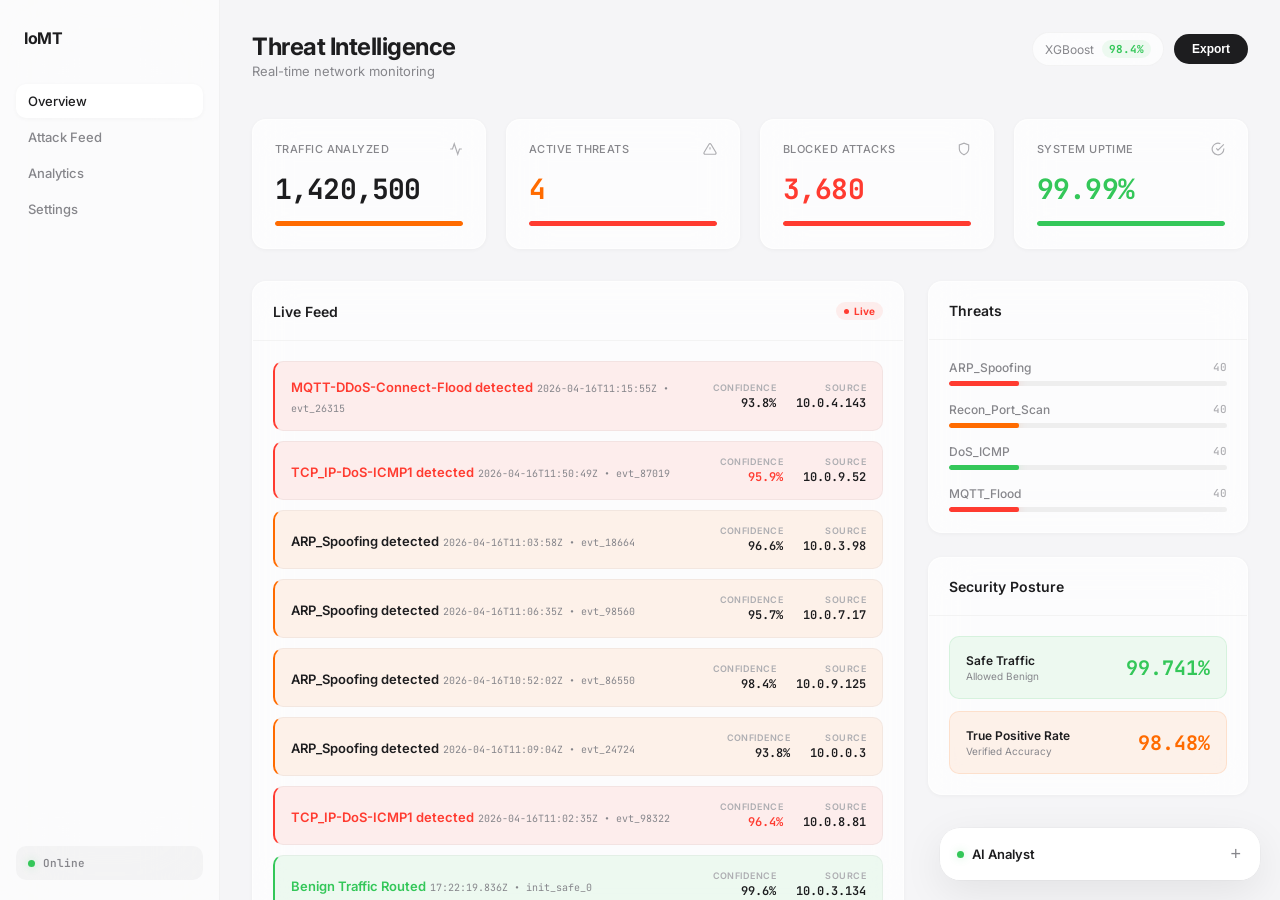
<file: index.html>
<!DOCTYPE html>
<html lang="en">
<head>
  <meta charset="UTF-8" />
  <meta name="viewport" content="width=device-width, initial-scale=1.0" />
  <title>IoMT Security Intelligence | Dashboard</title>
  <link rel="stylesheet" href="styles.css" />
  <link href="https://fonts.googleapis.com/css2?family=Inter:wght@300;400;500;600;700&family=JetBrains+Mono:wght@400;500;600&display=swap" rel="stylesheet">
</head>
<body>
  <div class="dashboard-wrapper">
    <aside class="sidebar">
      <div class="brand">
        <h2>IoMT</h2>
      </div>
      <nav id="sidebar-nav">
        <a href="#" class="active" data-view="overview">Overview</a>
        <a href="#" data-view="feed">Attack Feed</a>
        <a href="#" data-view="analytics">Analytics</a>
        <a href="#" data-view="settings">Settings</a>
      </nav>
      <div class="system-status">
        <span class="status-dot live"></span>
        <span>Online</span>
      </div>
    </aside>

    <main class="main-content">
      <header>
        <div>
          <h1>Threat Intelligence</h1>
          <p class="subtitle">Real-time network monitoring</p>
        </div>
        <div class="header-actions">
          <div class="chip">
            <span>XGBoost</span>
            <span class="badge-success">98.4%</span>
          </div>
          <button class="btn" id="export-btn">Export</button>
        </div>
      </header>

      <div id="view-overview" class="view-panel active-view">
        <section class="kpi-grid">
          <div class="card kpi-card">
            <div class="kpi-header">
              <span>Traffic Analyzed</span>
              <svg class="icon" viewBox="0 0 24 24" fill="none" stroke="currentColor" stroke-width="2"><path d="M22 12h-4l-3 9L9 3l-3 9H2"/></svg>
            </div>
            <div class="kpi-value" id="kpi-traffic">--</div>
            <div class="bar-track"><div class="bar-fill orange" style="width: 78%"></div></div>
          </div>
          <div class="card kpi-card">
            <div class="kpi-header">
              <span>Active Threats</span>
              <svg class="icon" viewBox="0 0 24 24" fill="none" stroke="currentColor" stroke-width="2"><path d="M10.29 3.86L1.82 18a2 2 0 0 0 1.71 3h16.94a2 2 0 0 0 1.71-3L13.71 3.86a2 2 0 0 0-3.42 0z"/><line x1="12" y1="9" x2="12" y2="13"/><line x1="12" y1="17" x2="12.01" y2="17"/></svg>
            </div>
            <div class="kpi-value warning" id="kpi-threats">--</div>
            <div class="bar-track"><div class="bar-fill red" style="width: 23%"></div></div>
          </div>
          <div class="card kpi-card">
            <div class="kpi-header">
              <span>Blocked Attacks</span>
              <svg class="icon" viewBox="0 0 24 24" fill="none" stroke="currentColor" stroke-width="2"><path d="M12 22s8-4 8-10V5l-8-3-8 3v7c0 6 8 10 8 10z"/></svg>
            </div>
            <div class="kpi-value danger" id="kpi-blocked">--</div>
            <div class="bar-track"><div class="bar-fill red" style="width: 45%"></div></div>
          </div>
          <div class="card kpi-card">
            <div class="kpi-header">
              <span>System Uptime</span>
              <svg class="icon" viewBox="0 0 24 24" fill="none" stroke="currentColor" stroke-width="2"><path d="M22 11.08V12a10 10 0 1 1-5.93-9.14"/><polyline points="22 4 12 14.01 9 11.01"/></svg>
            </div>
            <div class="kpi-value success" id="kpi-uptime">99.99%</div>
            <div class="bar-track"><div class="bar-fill green" style="width: 99%"></div></div>
          </div>
        </section>

        <section class="dashboard-body">
          <div class="card alerts-panel">
            <div class="card-header">
              <h2>Live Feed</h2>
              <span class="live-tag"><span class="live-dot"></span>Live</span>
            </div>
            <div class="alerts-container" id="alerts-container"></div>
          </div>

          <div class="right-col">
            <div class="card chart-panel">
              <div class="card-header"><h2>Threats</h2></div>
              <div class="chart-container" id="chart-container"></div>
            </div>

            <div class="card chart-panel">
              <div class="card-header"><h2>Security Posture</h2></div>
              <div class="split-charts" id="positive-charts-container"></div>
            </div>
          </div>
        </section>
      </div>

      <div id="view-feed" class="view-panel">
        <div class="card">
          <table class="data-table">
            <thead>
              <tr><th>Time</th><th>Event ID</th><th>Attack</th><th>Source IP</th><th>Confidence</th></tr>
            </thead>
            <tbody id="historical-tbody"></tbody>
          </table>
        </div>
      </div>

      <div id="view-analytics" class="view-panel">
        <div class="analytics-grid">
          <div class="card">
            <div class="card-header"><h2>Confusion Matrix</h2></div>
            <div class="card-body">
              <div class="cm-grid">
                <div class="cm-header"></div>
                <div class="cm-header">Pred: Benign</div>
                <div class="cm-header">Pred: Attack</div>
                <div class="cm-label">True: Benign</div>
                <div class="cm-cell high">1,876</div>
                <div class="cm-cell">124</div>
                <div class="cm-label">True: Attack</div>
                <div class="cm-cell">214</div>
                <div class="cm-cell high">41,876</div>
              </div>
            </div>
          </div>

          <div class="card">
            <div class="card-header"><h2>Classification Report</h2></div>
            <div class="card-body">
              <table class="data-table compact">
                <thead><tr><th>Class</th><th>Precision</th><th>Recall</th><th>F1</th></tr></thead>
                <tbody>
                  <tr><td>ARP_Spoofing</td><td>0.88</td><td>0.94</td><td>0.91</td></tr>
                  <tr><td>Benign</td><td>0.95</td><td>0.89</td><td>0.92</td></tr>
                  <tr><td>MQTT-DDoS</td><td>1.00</td><td>1.00</td><td>1.00</td></tr>
                  <tr><td>Recon-Port_Scan</td><td>0.99</td><td>0.98</td><td>0.99</td></tr>
                  <tr><td>TCP_IP-DoS</td><td>1.00</td><td>1.00</td><td>1.00</td></tr>
                </tbody>
              </table>
            </div>
          </div>
        </div>
      </div>

      <div id="view-settings" class="view-panel">
        <div class="card" style="max-width: 560px;">
          <div class="card-header"><h2>Configuration</h2></div>
          <div class="card-body">
            <div class="settings-form">
              <div class="form-group">
                <label>Database URI</label>
                <input type="text" class="form-input" value="postgresql://admin:***@localhost:5432/iomt_archive">
              </div>
              <div class="form-group">
                <label>Sensitivity Threshold</label>
                <div class="slider-wrap">
                  <input type="range" class="slider" min="50" max="99" value="85">
                  <span class="slider-val">85%</span>
                </div>
              </div>
              <div class="form-group">
                <div class="toggle-wrap">
                  <label class="toggle">
                    <input type="checkbox" checked>
                    <span class="toggle-track"></span>
                  </label>
                  <span class="toggle-label">Auto-block unsafe IPs</span>
                </div>
              </div>
              <button class="btn full-width">Save</button>
            </div>
          </div>
        </div>
      </div>
    </main>
  </div>

  <div class="chat-widget closed" id="chat-widget">
    <div class="chat-header" id="chat-header">
      <div class="chat-header-left">
        <span class="status-dot live"></span>
        <h3>AI Analyst</h3>
      </div>
      <button id="toggle-chat" class="chat-toggle">+</button>
    </div>
    <div class="chat-body" id="chat-body">
      <div class="msg ai">System Online. How can I assist with today's threats?</div>
    </div>
    <div class="chat-footer">
      <input type="text" id="chat-input" placeholder="Ask about threats...">
      <button id="chat-send">
        <svg viewBox="0 0 24 24" fill="none" stroke="currentColor" stroke-width="2"><line x1="22" y1="2" x2="11" y2="13"/><polygon points="22 2 15 22 11 13 2 9 22 2"/></svg>
      </button>
    </div>
  </div>

  <script src="app.js"></script>
</body>
</html>
</file>
<file: styles.css>
:root {
  --bg: #f5f5f7;
  --surface: rgba(255, 255, 255, 0.72);
  --surface-solid: #ffffff;
  --border: rgba(0, 0, 0, 0.08);
  --border-light: rgba(0, 0, 0, 0.04);
  
  --text-primary: #1d1d1f;
  --text-secondary: #86868b;
  --text-tertiary: #aeaeb2;
  
  --orange: #ff6b00;
  --orange-soft: rgba(255, 107, 0, 0.08);
  --orange-glow: rgba(255, 107, 0, 0.25);
  
  --green: #34c759;
  --green-soft: rgba(52, 199, 89, 0.08);
  --green-glow: rgba(52, 199, 89, 0.25);
  
  --red: #ff3b30;
  --red-soft: rgba(255, 59, 48, 0.08);
  --red-glow: rgba(255, 59, 48, 0.25);
  
  --radius-sm: 10px;
  --radius-md: 14px;
  --radius-lg: 20px;
  
  --shadow-sm: 0 1px 4px rgba(0, 0, 0, 0.04);
  --shadow-md: 0 4px 16px rgba(0, 0, 0, 0.06);
  --shadow-lg: 0 8px 32px rgba(0, 0, 0, 0.08);
  
  --font-sans: 'Inter', -apple-system, BlinkMacSystemFont, sans-serif;
  --font-mono: 'JetBrains Mono', monospace;
}

* { margin: 0; padding: 0; box-sizing: border-box; }

body {
  font-family: var(--font-sans);
  background: var(--bg);
  color: var(--text-primary);
  height: 100vh;
  overflow: hidden;
  -webkit-font-smoothing: antialiased;
}

.dashboard-wrapper { display: flex; height: 100%; }

/* Sidebar */
.sidebar {
  width: 220px;
  background: rgba(255, 255, 255, 0.6);
  backdrop-filter: blur(40px);
  -webkit-backdrop-filter: blur(40px);
  border-right: 1px solid var(--border-light);
  display: flex;
  flex-direction: column;
  padding: 28px 16px 20px;
}

.brand {
  display: flex;
  align-items: center;
  gap: 10px;
  padding: 0 8px;
  margin-bottom: 36px;
}

.brand-icon {
  width: 26px;
  height: 26px;
  background: var(--orange);
  border-radius: 6px;
}

.brand h2 {
  font-size: 1rem;
  font-weight: 700;
  letter-spacing: -0.02em;
}

.sidebar nav { display: flex; flex-direction: column; gap: 2px; flex: 1; }

.sidebar nav a {
  color: var(--text-secondary);
  text-decoration: none;
  padding: 9px 12px;
  border-radius: var(--radius-sm);
  font-weight: 500;
  font-size: 0.8125rem;
  transition: all 0.2s ease;
}

.sidebar nav a:hover { background: rgba(0, 0, 0, 0.04); color: var(--text-primary); }

.sidebar nav a.active {
  background: var(--surface-solid);
  color: var(--text-primary);
  box-shadow: var(--shadow-sm);
}

.system-status {
  display: flex;
  align-items: center;
  gap: 8px;
  padding: 10px 12px;
  background: rgba(0, 0, 0, 0.03);
  border-radius: var(--radius-sm);
  font-size: 0.6875rem;
  font-weight: 600;
  font-family: var(--font-mono);
  color: var(--text-secondary);
}

.status-dot {
  width: 7px;
  height: 7px;
  border-radius: 50%;
  background: var(--green);
  box-shadow: 0 0 8px var(--green-glow);
}

.status-dot.live { animation: pulse 2s infinite; }

@keyframes pulse {
  0%, 100% { box-shadow: 0 0 0 0 var(--green-glow); }
  50% { box-shadow: 0 0 0 6px transparent; }
}

/* Main Content */
.main-content {
  flex: 1;
  padding: 32px;
  overflow-y: auto;
  display: flex;
  flex-direction: column;
  gap: 32px;
}

.main-content::-webkit-scrollbar { width: 6px; }
.main-content::-webkit-scrollbar-thumb { background: rgba(0,0,0,0.12); border-radius: 3px; }

header { display: flex; justify-content: space-between; align-items: flex-start; margin-bottom: 8px; }

header h1 {
  font-size: 1.5rem;
  font-weight: 700;
  letter-spacing: -0.02em;
  margin-bottom: 2px;
}

.subtitle { font-size: 0.8125rem; color: var(--text-secondary); font-weight: 400; }

.header-actions { display: flex; align-items: center; gap: 10px; }

.chip {
  display: flex;
  align-items: center;
  gap: 8px;
  font-size: 0.75rem;
  color: var(--text-secondary);
  background: var(--surface);
  backdrop-filter: blur(20px);
  -webkit-backdrop-filter: blur(20px);
  padding: 7px 12px;
  border-radius: 100px;
  border: 1px solid var(--border-light);
}

.badge-success {
  color: var(--green);
  font-weight: 700;
  font-family: var(--font-mono);
  background: var(--green-soft);
  padding: 2px 7px;
  border-radius: 100px;
  font-size: 0.6875rem;
}

.btn {
  background: var(--text-primary);
  color: #fff;
  border: none;
  padding: 8px 18px;
  border-radius: 100px;
  font-weight: 600;
  font-size: 0.75rem;
  cursor: pointer;
  transition: all 0.2s ease;
}

.btn:hover { transform: translateY(-1px); box-shadow: var(--shadow-md); }

/* Cards */
.card {
  background: var(--surface);
  backdrop-filter: blur(20px);
  -webkit-backdrop-filter: blur(20px);
  border: 1px solid rgba(255, 255, 255, 0.6);
  border-radius: var(--radius-md);
  box-shadow: var(--shadow-sm);
  overflow: hidden;
}

.card-header {
  padding: 20px;
  border-bottom: 1px solid var(--border-light);
  display: flex;
  justify-content: space-between;
  align-items: center;
}

.card-header h2 { font-size: 0.875rem; font-weight: 600; }

.card-body { padding: 24px; }

/* KPIs */
.kpi-grid { display: grid; grid-template-columns: repeat(4, 1fr); gap: 20px; margin-bottom: 32px; }

.kpi-card { padding: 22px; }
.kpi-card:hover { box-shadow: var(--shadow-md); }

.kpi-header {
  display: flex;
  justify-content: space-between;
  align-items: center;
  margin-bottom: 14px;
}

.kpi-header span {
  font-size: 0.6875rem;
  color: var(--text-secondary);
  font-weight: 500;
  text-transform: uppercase;
  letter-spacing: 0.04em;
}

.icon { width: 14px; height: 14px; color: var(--text-tertiary); }

.kpi-value {
  font-size: 1.75rem;
  font-weight: 700;
  font-family: var(--font-mono);
  letter-spacing: -0.03em;
  margin-bottom: 14px;
}

.kpi-value.warning { color: var(--orange); }
.kpi-value.danger { color: var(--red); }
.kpi-value.success { color: var(--green); }

.bar-track { height: 3px; background: rgba(0,0,0,0.06); border-radius: 2px; overflow: hidden; }
.bar-fill { height: 100%; border-radius: 2px; transition: width 1s ease; }
.bar-fill.orange { background: var(--orange); box-shadow: 0 0 6px var(--orange-glow); }
.bar-fill.red { background: var(--red); box-shadow: 0 0 6px var(--red-glow); }
.bar-fill.green { background: var(--green); box-shadow: 0 0 6px var(--green-glow); }

/* Dashboard Body */
.dashboard-body { display: grid; grid-template-columns: 1fr 320px; gap: 24px; }
.right-col { display: flex; flex-direction: column; gap: 24px; }

.view-panel { display: none; animation: fadeUp 0.25s ease; }
.view-panel.active-view { display: block; }

@keyframes fadeUp {
  from { opacity: 0; transform: translateY(6px); }
  to { opacity: 1; transform: translateY(0); }
}

.live-tag {
  display: flex;
  align-items: center;
  gap: 5px;
  font-size: 0.625rem;
  font-weight: 700;
  color: var(--red);
  background: var(--red-soft);
  padding: 3px 8px;
  border-radius: 100px;
}

.live-dot {
  width: 5px;
  height: 5px;
  border-radius: 50%;
  background: var(--red);
  animation: blink 1.5s infinite;
}

@keyframes blink { 0%, 100% { opacity: 1; } 50% { opacity: 0.3; } }

/* Alerts */
.alerts-container {
  flex: 1;
  overflow-y: auto;
  padding: 20px;
  display: flex;
  flex-direction: column;
  gap: 10px;
  min-height: 280px;
}

.alerts-container::-webkit-scrollbar { width: 4px; }
.alerts-container::-webkit-scrollbar-thumb { background: rgba(0,0,0,0.08); border-radius: 2px; }

.alert-item {
  background: var(--surface-solid);
  border: 1px solid var(--border-light);
  border-left: 2px solid var(--orange);
  padding: 14px 16px;
  border-radius: var(--radius-sm);
  display: flex;
  justify-content: space-between;
  align-items: center;
  animation: slideIn 0.25s ease;
  transition: all 0.2s ease;
}

@keyframes slideIn {
  from { opacity: 0; transform: translateX(-10px); }
  to { opacity: 1; transform: translateX(0); }
}

.alert-item:hover { background: #fafafa; }

.alert-item.safe {
  border-left-color: var(--green);
  background: var(--green-soft);
}

.alert-item.safe .alert-type { color: var(--green); }

.alert-item.warning {
  border-left-color: var(--orange);
  background: var(--orange-soft);
}

.alert-item.critical {
  border-left-color: var(--red);
  background: var(--red-soft);
}

.alert-item.critical .alert-type { color: var(--red); }

.alert-type { font-weight: 600; font-size: 0.8125rem; }
.critical .alert-type { color: var(--red); }

.alert-time {
  font-size: 0.625rem;
  color: var(--text-secondary);
  font-family: var(--font-mono);
  margin-top: 2px;
}

.alert-details { display: flex; gap: 20px; align-items: center; }

.detail-stat { display: flex; flex-direction: column; align-items: flex-end; gap: 2px; }

.stat-label {
  font-size: 0.5625rem;
  color: var(--text-tertiary);
  text-transform: uppercase;
  letter-spacing: 0.05em;
  font-weight: 600;
}

.stat-val {
  font-family: var(--font-mono);
  font-size: 0.75rem;
  font-weight: 600;
}

.stat-val.danger { color: var(--red); }

/* Charts */
.chart-container { padding: 20px; display: flex; flex-direction: column; gap: 16px; }

.bar-row { display: flex; flex-direction: column; gap: 6px; }

.bar-labels {
  display: flex;
  justify-content: space-between;
  font-size: 0.75rem;
  font-weight: 500;
  color: var(--text-secondary);
}

.bar-labels span:last-child {
  font-family: var(--font-mono);
  color: var(--text-tertiary);
  font-size: 0.6875rem;
}

.bar-track { height: 5px; background: rgba(0,0,0,0.06); border-radius: 3px; overflow: hidden; }
.bar-fill.orange { background: var(--orange); box-shadow: 0 0 8px var(--orange-glow); }
.bar-fill.red { background: var(--red); box-shadow: 0 0 8px var(--red-glow); }
.bar-fill.green { background: var(--green); box-shadow: 0 0 8px var(--green-glow); }

.split-charts { padding: 20px; display: flex; flex-direction: column; gap: 12px; }

.positive-metric {
  display: flex;
  align-items: center;
  justify-content: space-between;
  padding: 16px;
  background: var(--green-soft);
  border: 1px solid rgba(52, 199, 89, 0.12);
  border-radius: var(--radius-sm);
}

.positive-metric.orange {
  background: var(--orange-soft);
  border-color: rgba(255, 107, 0, 0.12);
}

.positive-metric-info h3 { font-size: 0.75rem; font-weight: 600; margin-bottom: 2px; }
.positive-metric-info p { font-size: 0.625rem; color: var(--text-secondary); }

.positive-metric-value {
  font-size: 1.25rem;
  font-weight: 700;
  font-family: var(--font-mono);
  color: var(--green);
}

.positive-metric.orange .positive-metric-value { color: var(--orange); }

/* Tables */
.data-table { width: 100%; border-collapse: collapse; font-size: 0.8125rem; }
.data-table th, .data-table td { padding: 11px 16px; border-bottom: 1px solid var(--border-light); text-align: left; }
.data-table th { font-weight: 600; color: var(--text-secondary); font-size: 0.625rem; text-transform: uppercase; letter-spacing: 0.05em; background: rgba(0,0,0,0.02); }
.data-table tbody tr:hover { background: rgba(0,0,0,0.02); }
.data-table.compact th, .data-table.compact td { padding: 9px 12px; font-size: 0.75rem; }

.badge {
  background: rgba(0,0,0,0.04);
  padding: 2px 7px;
  border-radius: 4px;
  font-family: var(--font-mono);
  font-size: 0.625rem;
  color: var(--text-secondary);
  font-weight: 500;
}

/* Analytics */
.analytics-grid { display: grid; grid-template-columns: 1fr 1fr; gap: 24px; }

.cm-grid {
  display: grid;
  grid-template-columns: auto 90px 90px;
  gap: 1px;
  background: var(--border-light);
  border: 1px solid var(--border-light);
  border-radius: var(--radius-sm);
  overflow: hidden;
}

.cm-header { background: rgba(0,0,0,0.02); padding: 10px; font-weight: 600; font-size: 0.625rem; text-align: center; color: var(--text-secondary); }
.cm-cell { background: var(--surface-solid); padding: 14px; text-align: center; font-family: var(--font-mono); font-weight: 600; font-size: 0.875rem; }
.cm-cell.high { background: var(--orange-soft); color: var(--orange); }
.cm-label { background: var(--surface-solid); padding: 10px; font-weight: 600; font-size: 0.625rem; display: flex; align-items: center; color: var(--text-secondary); }

/* Settings */
.settings-form { display: flex; flex-direction: column; gap: 22px; }
.form-group { display: flex; flex-direction: column; gap: 8px; }
.form-group label { font-weight: 500; font-size: 0.75rem; color: var(--text-secondary); }

.form-input {
  width: 100%;
  padding: 9px 12px;
  border: 1px solid var(--border);
  border-radius: var(--radius-sm);
  font-family: var(--font-mono);
  background: var(--surface-solid);
  color: var(--text-primary);
  font-size: 0.75rem;
  transition: all 0.2s ease;
}

.form-input:focus { outline: none; border-color: var(--orange); box-shadow: 0 0 0 3px var(--orange-glow); }

.slider-wrap { display: flex; align-items: center; gap: 10px; }
.slider { flex: 1; accent-color: var(--orange); }
.slider-val { font-family: var(--font-mono); font-size: 0.75rem; color: var(--orange); font-weight: 600; }

.toggle-wrap { display: flex; align-items: center; gap: 10px; }

.toggle { position: relative; display: inline-block; width: 36px; height: 20px; cursor: pointer; }
.toggle input { opacity: 0; width: 0; height: 0; }
.toggle-track {
  position: absolute;
  inset: 0;
  background: rgba(0,0,0,0.1);
  border-radius: 20px;
  transition: 0.2s;
}
.toggle-track:before {
  content: "";
  position: absolute;
  height: 16px;
  width: 16px;
  left: 2px;
  bottom: 2px;
  background: #fff;
  border-radius: 50%;
  transition: 0.2s;
  box-shadow: 0 1px 3px rgba(0,0,0,0.2);
}
.toggle input:checked + .toggle-track { background: var(--orange); }
.toggle input:checked + .toggle-track:before { transform: translateX(16px); }

.toggle-label { font-size: 0.75rem; color: var(--text-secondary); }

.full-width { width: 100%; }

/* Chat Widget */
.chat-widget {
  position: fixed;
  bottom: 20px;
  right: 20px;
  width: 320px;
  background: rgba(255, 255, 255, 0.85);
  backdrop-filter: blur(32px);
  -webkit-backdrop-filter: blur(32px);
  border: 1px solid rgba(255, 255, 255, 0.9);
  border-radius: var(--radius-lg);
  box-shadow: 0 12px 40px rgba(0, 0, 0, 0.08), 0 0 0 0.5px rgba(0,0,0,0.05);
  display: flex;
  flex-direction: column;
  overflow: hidden;
  transition: height 0.3s cubic-bezier(0.4, 0, 0.2, 1);
  height: 440px;
  z-index: 1000;
}

.chat-widget:hover { box-shadow: 0 16px 48px rgba(0, 0, 0, 0.12), 0 0 0 0.5px rgba(0,0,0,0.05); }
.chat-widget.closed { height: 52px; }

.chat-header {
  padding: 14px 16px;
  background: rgba(255, 255, 255, 0.6);
  border-bottom: 1px solid rgba(0,0,0,0.06);
  display: flex;
  justify-content: space-between;
  align-items: center;
  cursor: pointer;
}

.chat-header-left { display: flex; align-items: center; gap: 8px; }

.chat-header h3 { font-size: 0.8125rem; font-weight: 600; }

.chat-toggle {
  background: none;
  border: none;
  color: var(--text-secondary);
  cursor: pointer;
  font-size: 1.125rem;
  line-height: 1;
  padding: 2px;
  transition: color 0.2s;
}

.chat-toggle:hover { color: var(--text-primary); }

.chat-body {
  flex: 1;
  padding: 14px;
  overflow-y: auto;
  display: flex;
  flex-direction: column;
  gap: 10px;
}

.chat-body::-webkit-scrollbar { width: 4px; }
.chat-body::-webkit-scrollbar-thumb { background: rgba(0,0,0,0.1); border-radius: 2px; }

.msg {
  max-width: 85%;
  padding: 9px 13px;
  border-radius: 14px;
  font-size: 0.8125rem;
  line-height: 1.45;
  animation: fadeUp 0.2s ease;
}

.msg.ai {
  background: #f5f5f7;
  color: var(--text-primary);
  align-self: flex-start;
  border-bottom-left-radius: 4px;
}

.msg.user {
  background: var(--orange);
  color: #fff;
  align-self: flex-end;
  border-bottom-right-radius: 4px;
}

.chat-footer {
  padding: 12px;
  border-top: 1px solid rgba(0,0,0,0.06);
  display: flex;
  gap: 8px;
  background: rgba(255, 255, 255, 0.5);
}

#chat-input {
  flex: 1;
  background: rgba(0,0,0,0.04);
  border: none;
  color: var(--text-primary);
  border-radius: 100px;
  padding: 8px 14px;
  font-family: var(--font-sans);
  font-size: 0.8125rem;
  transition: all 0.2s ease;
}

#chat-input:focus { outline: none; background: rgba(0,0,0,0.06); }
#chat-input::placeholder { color: var(--text-tertiary); }

#chat-send {
  background: var(--orange);
  border: none;
  width: 32px;
  height: 32px;
  border-radius: 50%;
  display: flex;
  align-items: center;
  justify-content: center;
  cursor: pointer;
  transition: all 0.2s ease;
  box-shadow: 0 2px 8px var(--orange-glow);
}

#chat-send:hover { transform: scale(1.05); }
#chat-send svg { width: 14px; height: 14px; color: #fff; }

/* Responsive */
@media (max-width: 1100px) {
  .dashboard-body { grid-template-columns: 1fr; }
  .right-col { display: grid; grid-template-columns: 1fr 1fr; gap: 14px; }
}

@media (max-width: 800px) {
  .sidebar { width: 60px; padding: 16px 8px; }
  .brand h2, .sidebar nav a, .system-status span { display: none; }
  .sidebar nav a { display: block; text-align: center; padding: 8px; }
  .system-status { justify-content: center; }
  .kpi-grid { grid-template-columns: repeat(2, 1fr); }
  .analytics-grid { grid-template-columns: 1fr; }
  .right-col { grid-template-columns: 1fr; }
}
</file>
